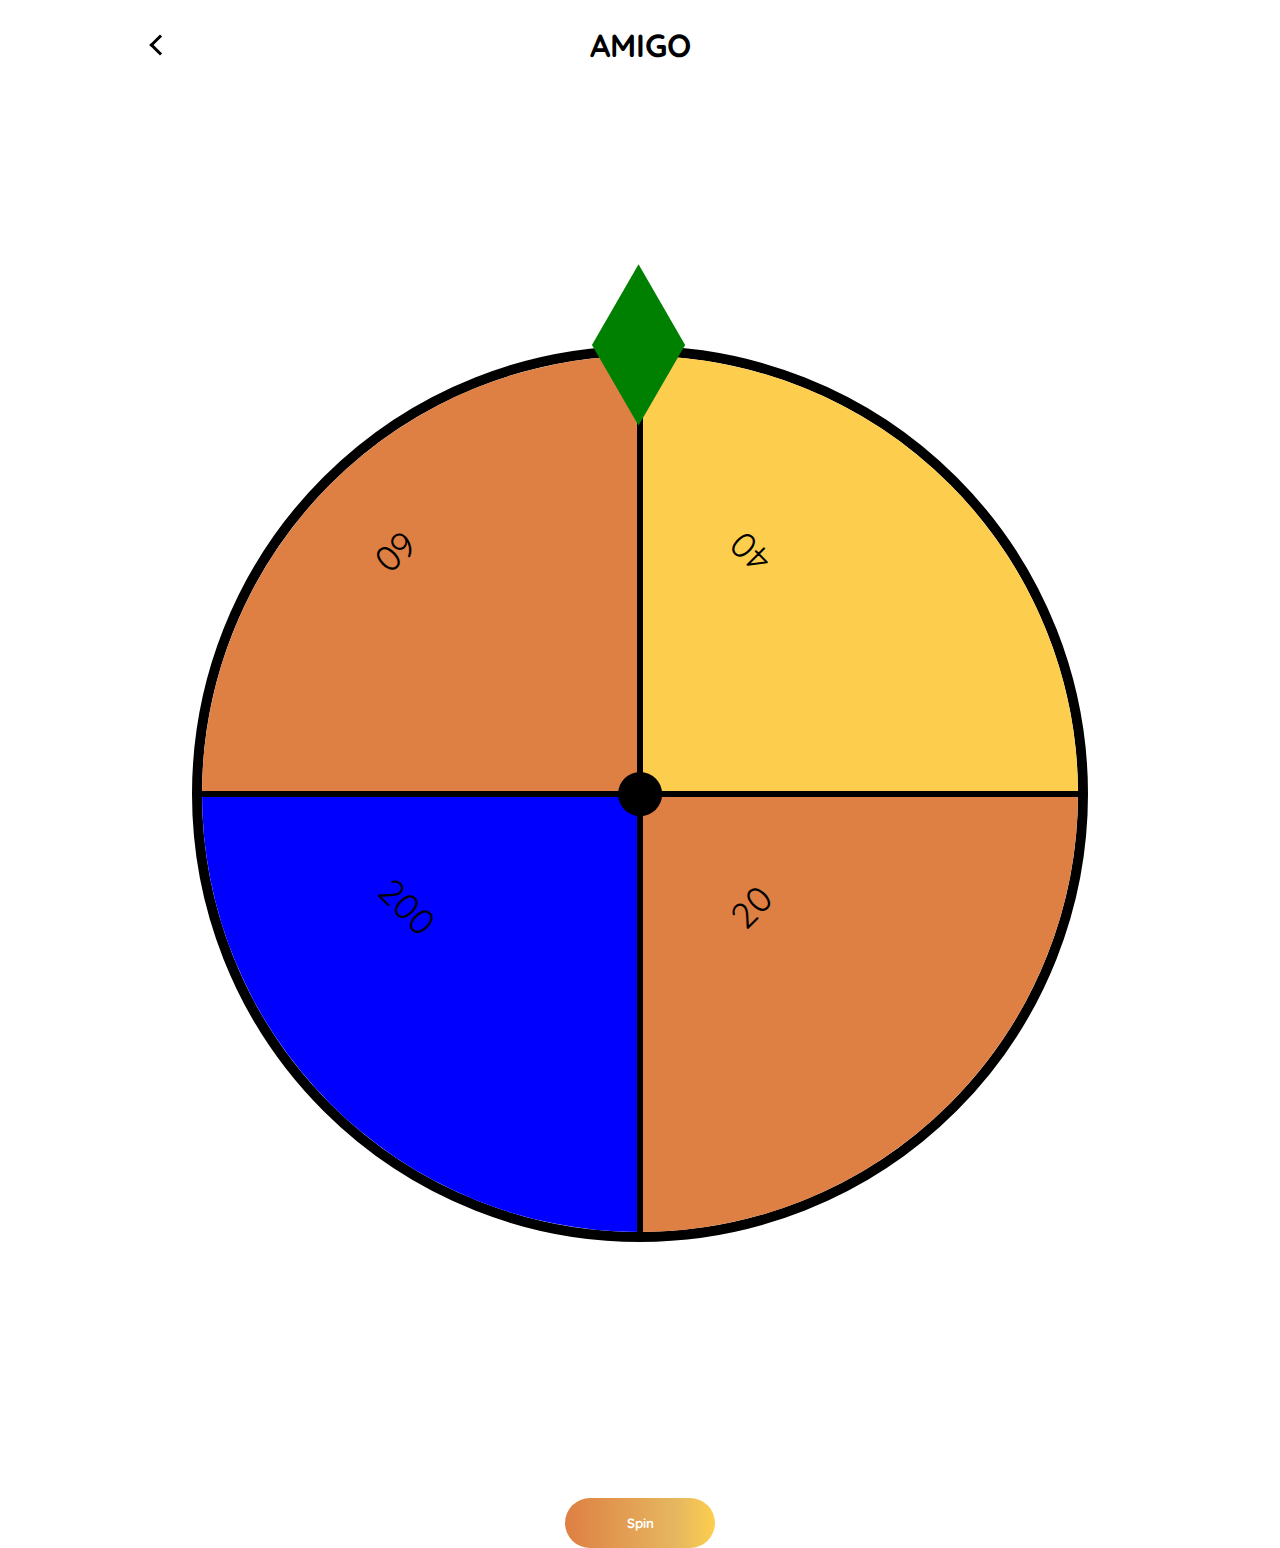
<file: code/html/shop.html>
<!DOCTYPE html>
<html lang="en" dir="ltr">

<head>
  <meta charset="utf-8">
  <meta name="viewport" content="width=device-width, initial-scale=1.0">
  <link rel="stylesheet" href="../scss/master.css">
  <link rel="stylesheet" href="../scss/shop.css">
  <title>Amigo shop</title>
</head>

<body>

  <div class="topBar">

    <div class="returnButton">

      <div class="returnArrow"></div>

    </div>

    <h1>AMIGO</h1>

  </div>

  <div class="wof_container">

    <div class="arrow_container">
      <div class="prizeArrow"></div>
    </div>

    <div class="wof">
      <div class="middle"></div>
      <div class="sector one">
        <p>60</p>
      </div>
      <div class="sector two">
        <p>40</p>
      </div>
      <div class="sector three">
        <p>200</p>
      </div>
      <div class="sector four">
        <p>20</p>
      </div>
    </div>

  </div>

  <button id="spinButton" class="ctaButton" type="button" name="button">Spin</button>

    <!-- <?php include 'bottomBar.php'; ?> -->

  <script src="../js/wofSpin.js"></script>

</body>

</html>
</file>
<file: code/scss/master.css>
@import url("https://fonts.googleapis.com/css?family=Quicksand&display=swap");
@import url("https://fonts.googleapis.com/css?family=Indie+Flower&display=swap");
* {
  margin: 0;
  padding: 0;
  font-family: 'Quicksand', sans-serif;
  scroll-behavior: smooth;
  box-sizing: border-box;
  list-style: none;
  text-decoration: none; }

.ctaButton {
  width: 150px;
  height: 50px;
  background: linear-gradient(90deg, #DE7F43 0%, #E6B860 75%, #FDCE4E 100%);
  color: #FFFFFF;
  border-radius: 30vw;
  border-style: none;
  font-weight: bold; }

.footerBar {
  display: grid;
  grid-template-columns: auto auto;
  grid-column-gap: 15px;
  width: 100vw;
  padding: 10px;
  background-color: #D6D6D6;
  margin-bottom: 10vh; }

.bottomBar {
  z-index: 6;
  position: fixed;
  bottom: 0;
  background-color: #FFF;
  z-index: 5;
  display: grid;
  grid-template-columns: 25% 25% 25% 25%;
  width: 100vw;
  height: 10vh; }
  .bottomBar a {
    display: block;
    width: 100%;
    height: 100%; }
  .bottomBar > div {
    margin: auto;
    display: block;
    width: 30px;
    height: 30px; }
    .bottomBar > div > img {
      height: 100%;
      width: 100%; }
  .bottomBar > .shortcutItem {
    display: block;
    width: 30px;
    height: 30px; }
    .bottomBar > .shortcutItem > .line {
      position: relative;
      width: 30px;
      height: 4px;
      background-color: black; }
    .bottomBar > .shortcutItem > .one {
      margin-top: 2px; }
    .bottomBar > .shortcutItem > .two {
      margin-top: 7px; }
    .bottomBar > .shortcutItem > .three {
      margin-top: 7px; }

.activeMenu {
  filter: invert(56%) sepia(62%) saturate(519%) hue-rotate(338deg) brightness(91%) contrast(91%); }

#grey_overlay {
  z-index: 5;
  position: fixed;
  top: 0;
  right: 0;
  width: 100vw;
  height: 100vh;
  background-color: grey;
  filter: opacity(0%);
  pointer-events: none;
  transition: 0.5s; }

.filterActive {
  filter: opacity(20%) !important; }

#sideMenu {
  z-index: 6;
  position: absolute;
  top: 0;
  right: 0;
  border-radius: 5vw 0vw 0vw 5vw;
  width: 80vw;
  height: 90vh;
  background-color: #FFF;
  transition: 0.5s;
  transform: translateX(100%);
  pointer-events: all; }

.navActive {
  transform: translateX(0%) !important; }

.burgerMenu_container {
  z-index: 6;
  position: fixed;
  top: 0;
  right: 0;
  width: 100vw;
  height: 100vh;
  overflow: hidden;
  pointer-events: none; }

.content_container {
  display: grid;
  grid-template-areas: "profile", "line", "options", "line", "settings";
  width: 75%;
  height: 75%;
  margin: 25% auto; }

.profile {
  grid-area: "profile";
  display: flex;
  flex-direction: row; }
  .profile > img {
    width: 50px;
    height: 50px; }
  .profile > .profile_info {
    display: flex;
    flex-direction: column; }
    .profile > .profile_info > h4 {
      margin: 2px 15px 2px 15px; }
    .profile > .profile_info > p {
      margin: 2px 15px; }

.options {
  grid-area: "options"; }
  .options > .menuPoint {
    display: flex;
    flex-direction: row;
    margin: 15px auto; }
    .options > .menuPoint > img {
      width: 1.4em;
      height: 1.4em; }
    .options > .menuPoint > h3 {
      margin: auto auto auto 15px; }

.settings {
  grid-area: "settings";
  display: flex;
  flex-direction: column; }
  .settings > p {
    margin: 5px 0px; }

.line {
  grid-area: "line";
  height: 5px;
  background-color: #f2f2f2; }
</file>
<file: code/scss/shop.css>
@import url("https://fonts.googleapis.com/css?family=Quicksand&display=swap");
@import url("https://fonts.googleapis.com/css?family=Indie+Flower&display=swap");
* {
  margin: 0;
  padding: 0;
  font-family: 'Quicksand', sans-serif;
  scroll-behavior: smooth;
  box-sizing: border-box;
  list-style: none;
  text-decoration: none; }

.ctaButton {
  width: 150px;
  height: 50px;
  background: linear-gradient(90deg, #DE7F43 0%, #E6B860 75%, #FDCE4E 100%);
  color: #FFFFFF;
  border-radius: 30vw;
  border-style: none;
  font-weight: bold; }

.footerBar {
  display: grid;
  grid-template-columns: auto auto;
  grid-column-gap: 15px;
  width: 100vw;
  padding: 10px;
  background-color: #D6D6D6;
  margin-bottom: 10vh; }

.bottomBar {
  z-index: 6;
  position: fixed;
  bottom: 0;
  background-color: #FFF;
  z-index: 5;
  display: grid;
  grid-template-columns: 25% 25% 25% 25%;
  width: 100vw;
  height: 10vh; }
  .bottomBar a {
    display: block;
    width: 100%;
    height: 100%; }
  .bottomBar > div {
    margin: auto;
    display: block;
    width: 30px;
    height: 30px; }
    .bottomBar > div > img {
      height: 100%;
      width: 100%; }
  .bottomBar > .shortcutItem {
    display: block;
    width: 30px;
    height: 30px; }
    .bottomBar > .shortcutItem > .line {
      position: relative;
      width: 30px;
      height: 4px;
      background-color: black; }
    .bottomBar > .shortcutItem > .one {
      margin-top: 2px; }
    .bottomBar > .shortcutItem > .two {
      margin-top: 7px; }
    .bottomBar > .shortcutItem > .three {
      margin-top: 7px; }

.activeMenu {
  filter: invert(56%) sepia(62%) saturate(519%) hue-rotate(338deg) brightness(91%) contrast(91%); }

#grey_overlay {
  z-index: 5;
  position: fixed;
  top: 0;
  right: 0;
  width: 100vw;
  height: 100vh;
  background-color: grey;
  filter: opacity(0%);
  pointer-events: none;
  transition: 0.5s; }

.filterActive {
  filter: opacity(20%) !important; }

#sideMenu {
  z-index: 6;
  position: absolute;
  top: 0;
  right: 0;
  border-radius: 5vw 0vw 0vw 5vw;
  width: 80vw;
  height: 90vh;
  background-color: #FFF;
  transition: 0.5s;
  transform: translateX(100%);
  pointer-events: all; }

.navActive {
  transform: translateX(0%) !important; }

.burgerMenu_container {
  z-index: 6;
  position: fixed;
  top: 0;
  right: 0;
  width: 100vw;
  height: 100vh;
  overflow: hidden;
  pointer-events: none; }

.content_container {
  display: grid;
  grid-template-areas: "profile", "line", "options", "line", "settings";
  width: 75%;
  height: 75%;
  margin: 25% auto; }

.profile {
  grid-area: "profile";
  display: flex;
  flex-direction: row; }
  .profile > img {
    width: 50px;
    height: 50px; }
  .profile > .profile_info {
    display: flex;
    flex-direction: column; }
    .profile > .profile_info > h4 {
      margin: 2px 15px 2px 15px; }
    .profile > .profile_info > p {
      margin: 2px 15px; }

.options {
  grid-area: "options"; }
  .options > .menuPoint {
    display: flex;
    flex-direction: row;
    margin: 15px auto; }
    .options > .menuPoint > img {
      width: 1.4em;
      height: 1.4em; }
    .options > .menuPoint > h3 {
      margin: auto auto auto 15px; }

.settings {
  grid-area: "settings";
  display: flex;
  flex-direction: column; }
  .settings > p {
    margin: 5px 0px; }

.line {
  grid-area: "line";
  height: 5px;
  background-color: #f2f2f2; }

.topBar {
  position: sticky;
  top: 0;
  background-color: #FFF;
  z-index: 5;
  display: grid;
  grid-template-columns: 25% auto 25%;
  width: 100vw;
  height: 10vh; }
  .topBar > div {
    margin: auto; }
  .topBar > .returnButton {
    display: block;
    width: 30px;
    height: 30px; }
    .topBar > .returnButton > .returnArrow {
      position: relative;
      top: 50%;
      left: 50%;
      width: 50%;
      transform: translate(-50%, -50%) rotate(135deg);
      height: 50%;
      border: solid #000;
      border-width: 0 3px 3px 0;
      padding: 3px; }
  .topBar > h1 {
    color: #000;
    margin: auto; }

.wof_container {
  position: relative;
  margin: 20% auto auto auto;
  width: 70vw;
  height: 70vw; }

.arrow_container {
  position: absolute;
  z-index: 2;
  width: 10%;
  height: 10%;
  transform: rotate(45deg) translateX(-73%);
  left: 50%; }

.prizeArrow {
  width: 100%;
  height: 100%;
  transform: skew(15deg, 15deg);
  background-color: green; }

.wof {
  position: relative;
  width: 100%;
  height: 100%;
  border-style: solid;
  border-width: 10px;
  border-radius: 50%;
  overflow: hidden; }
  .wof > .middle {
    position: absolute;
    z-index: 2;
    border-radius: 50%;
    top: 50%;
    left: 50%;
    transform: translate(-50%, -50%);
    width: 5%;
    height: 5%;
    background-color: black; }
  .wof > .sector {
    position: absolute;
    width: 100%;
    height: 100%;
    border-style: solid;
    border-width: 3px; }
    .wof > .sector > p {
      display: inline-block;
      position: relative;
      font-size: 36px; }
  .wof > .one {
    transform: translate(-50%, -50%);
    background-color: #DE7F43; }
    .wof > .one > p {
      transform: rotate(135deg);
      top: 70%;
      left: 70%; }
  .wof > .two {
    transform: translate(50%, -50%);
    background-color: #FDCE4E; }
    .wof > .two > p {
      transform: rotate(-135deg);
      top: 70%;
      left: 10%; }
  .wof > .three {
    transform: translate(-50%, 50%);
    background-color: blue; }
    .wof > .three > p {
      transform: rotate(45deg);
      top: 10%;
      left: 70%; }
  .wof > .four {
    transform: translate(50%, 50%);
    background-color: #DE7F43; }
    .wof > .four > p {
      transform: rotate(-45deg);
      top: 10%;
      left: 10%; }

.ctaButton {
  position: relative;
  left: 50%;
  transform: translateX(-50%);
  margin-top: 20%; }
</file>
